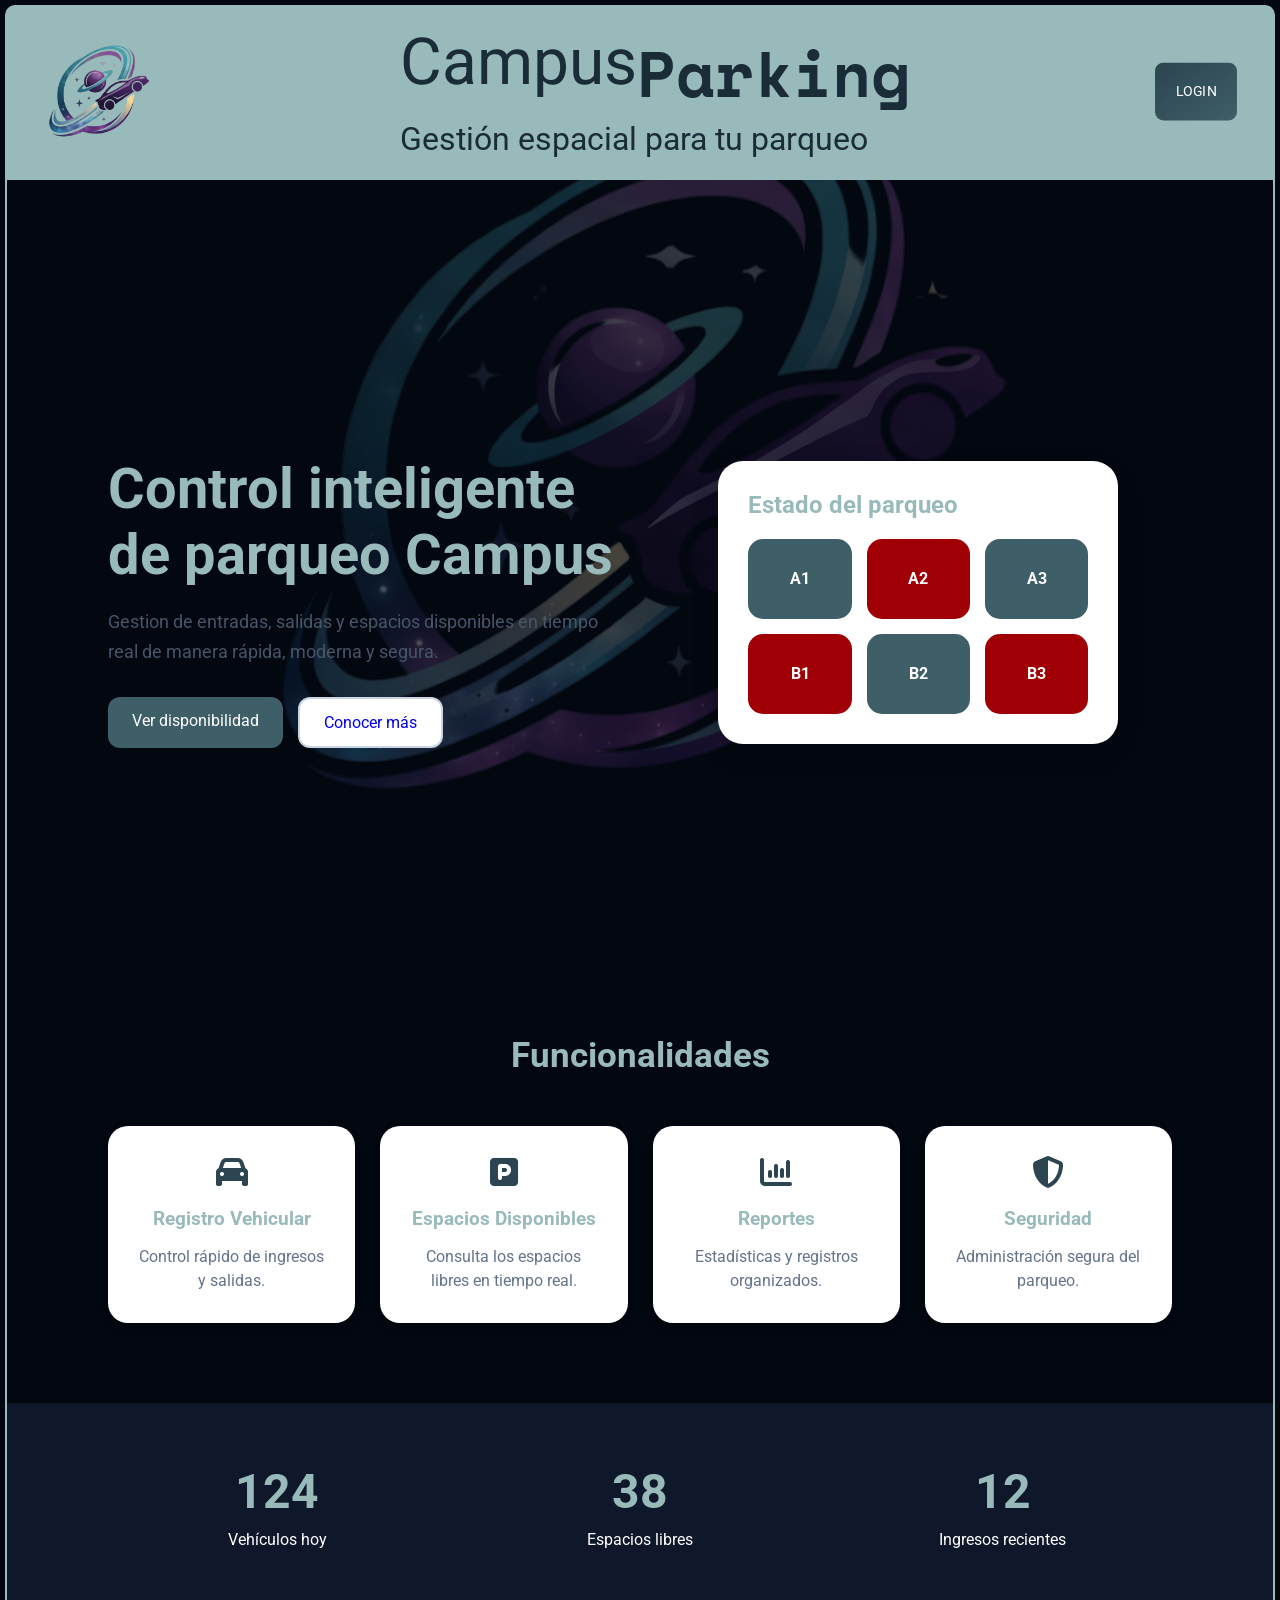
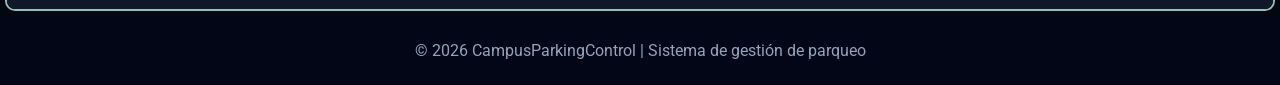
<file: index.html>
<!DOCTYPE html>
<html lang="en">

<head>
    <meta charset="UTF-8">
    <meta name="viewport" content="width=device-width, initial-scale=1.0">
    <title>Login - CampusParking</title>
    <link rel="stylesheet" href="./css/index-style.css">
    <link rel="icon" href="./css/assets/logoIMG.png" type="image/png">
    <link rel="stylesheet" href="https://cdnjs.cloudflare.com/ajax/libs/font-awesome/6.5.2/css/all.min.css" />
    <link href="https://fonts.googleapis.com/css2?family=Roboto:ital,wght@0,100..900;1,100..900&display=swap"
        rel="stylesheet">
    <link
        href="https://fonts.googleapis.com/css2?family=Roboto+Condensed:ital,wght@0,100..900;1,100..900&family=Roboto:ital,wght@0,100..900;1,100..900&display=swap"
        rel="stylesheet">
    <link
        href="https://fonts.googleapis.com/css2?family=Press+Start+2P&family=Space+Mono:ital,wght@0,400;0,700;1,400;1,700&display=swap"
        rel="stylesheet">
</head>

<body>
    <div class="login-modal" id="loginModal">
        <div class="login-box">
            <span class="close-btn" id="closeModal">
                &times;
            </span>
            <h2>Administrador</h2>
            <form id="loginForm">
                <div class="input-group">
                    <label>Email</label>
                    <input type="email" id="email" placeholder="Ingrese su email" required>
                </div>
                <div class="input-group">
                    <label>Contraseña</label>
                    <input type="password" id="password" placeholder="Ingrese su contraseña" required>
                </div>
                <button type="submit" class="submit-btn">
                    Iniciar sesión
                </button>
                <p id="message"></p>
            </form>
        </div>
    </div>

    <header class="header">
        <div class="logIMG">
            <img id="logoImg" src="./css/assets/logoIMG.png" alt="Logo Campus Parking">
        </div>
        <div class="logName">
            <div id="campusParking">
                <p>Campus</p>
                <p style="font-family: 'Space Mono', monospace; font-weight: bold;">Parking</p>
            </div>
            <div id="text">
                <p>Gestión espacial para tu parqueo</p>
            </div>
        </div>
        <button id="login-btn">LOGIN</button>
    </header>

    <main class="main">
        <section class="hero">
            <div class="hero-text">
                <h1>Control inteligente de parqueo Campus</h1>
                <p>Gestion de entradas, salidas y espacios disponibles en tiempo real de manera rápida, moderna y
                    segura.
                </p>
                <div class="hero-buttons">
                    <a href="https://tec.gt/tec-services" class="primary">Ver disponibilidad</a>
                    <a href="https://tec.gt/" class="secondary">Conocer más</a>
                </div>
            </div>
            <div class="hero-image">
                <div class="parking-card">
                    <h2>Estado del parqueo</h2>
                    <div class="spaces">
                        <div class="space free">A1</div>
                        <div class="space occupied">A2</div>
                        <div class="space free">A3</div>

                        <div class="space occupied">B1</div>
                        <div class="space free">B2</div>
                        <div class="space occupied">B3</div>
                    </div>
                </div>
            </div>
        </section>

        <section class="features">
            <h2 class="section-title">Funcionalidades</h2>
            <div class="cards">
                <div class="card">
                    <i class="fa-solid fa-car"></i>
                    <h3>Registro Vehicular</h3>
                    <p>Control rápido de ingresos y salidas.</p>
                </div>
                <div class="card">
                    <i class="fa-solid fa-square-parking"></i>
                    <h3>Espacios Disponibles</h3>
                    <p>Consulta los espacios libres en tiempo real.</p>
                </div>
                <div class="card">
                    <i class="fa-solid fa-chart-column"></i>
                    <h3>Reportes</h3>
                    <p>Estadísticas y registros organizados.</p>
                </div>
                <div class="card">
                    <i class="fa-solid fa-shield-halved"></i>
                    <h3>Seguridad</h3>
                    <p>Administración segura del parqueo.</p>
                </div>
            </div>
        </section>

        <section class="stats">
            <div class="stats-container">
                <div class="stat-box">
                    <h2>124</h2>
                    <p>Vehículos hoy</p>
                </div>
                <div class="stat-box">
                    <h2>38</h2>
                    <p>Espacios libres</p>
                </div>
                <div class="stat-box">
                    <h2>12</h2>
                    <p>Ingresos recientes</p>
                </div>
            </div>
        </section>
    </main>

    <script src="./js/lgn.js"></script>
    <footer>
        © 2026 CampusParkingControl | Sistema de gestión de parqueo
    </footer>
</body>

</html>
</file>
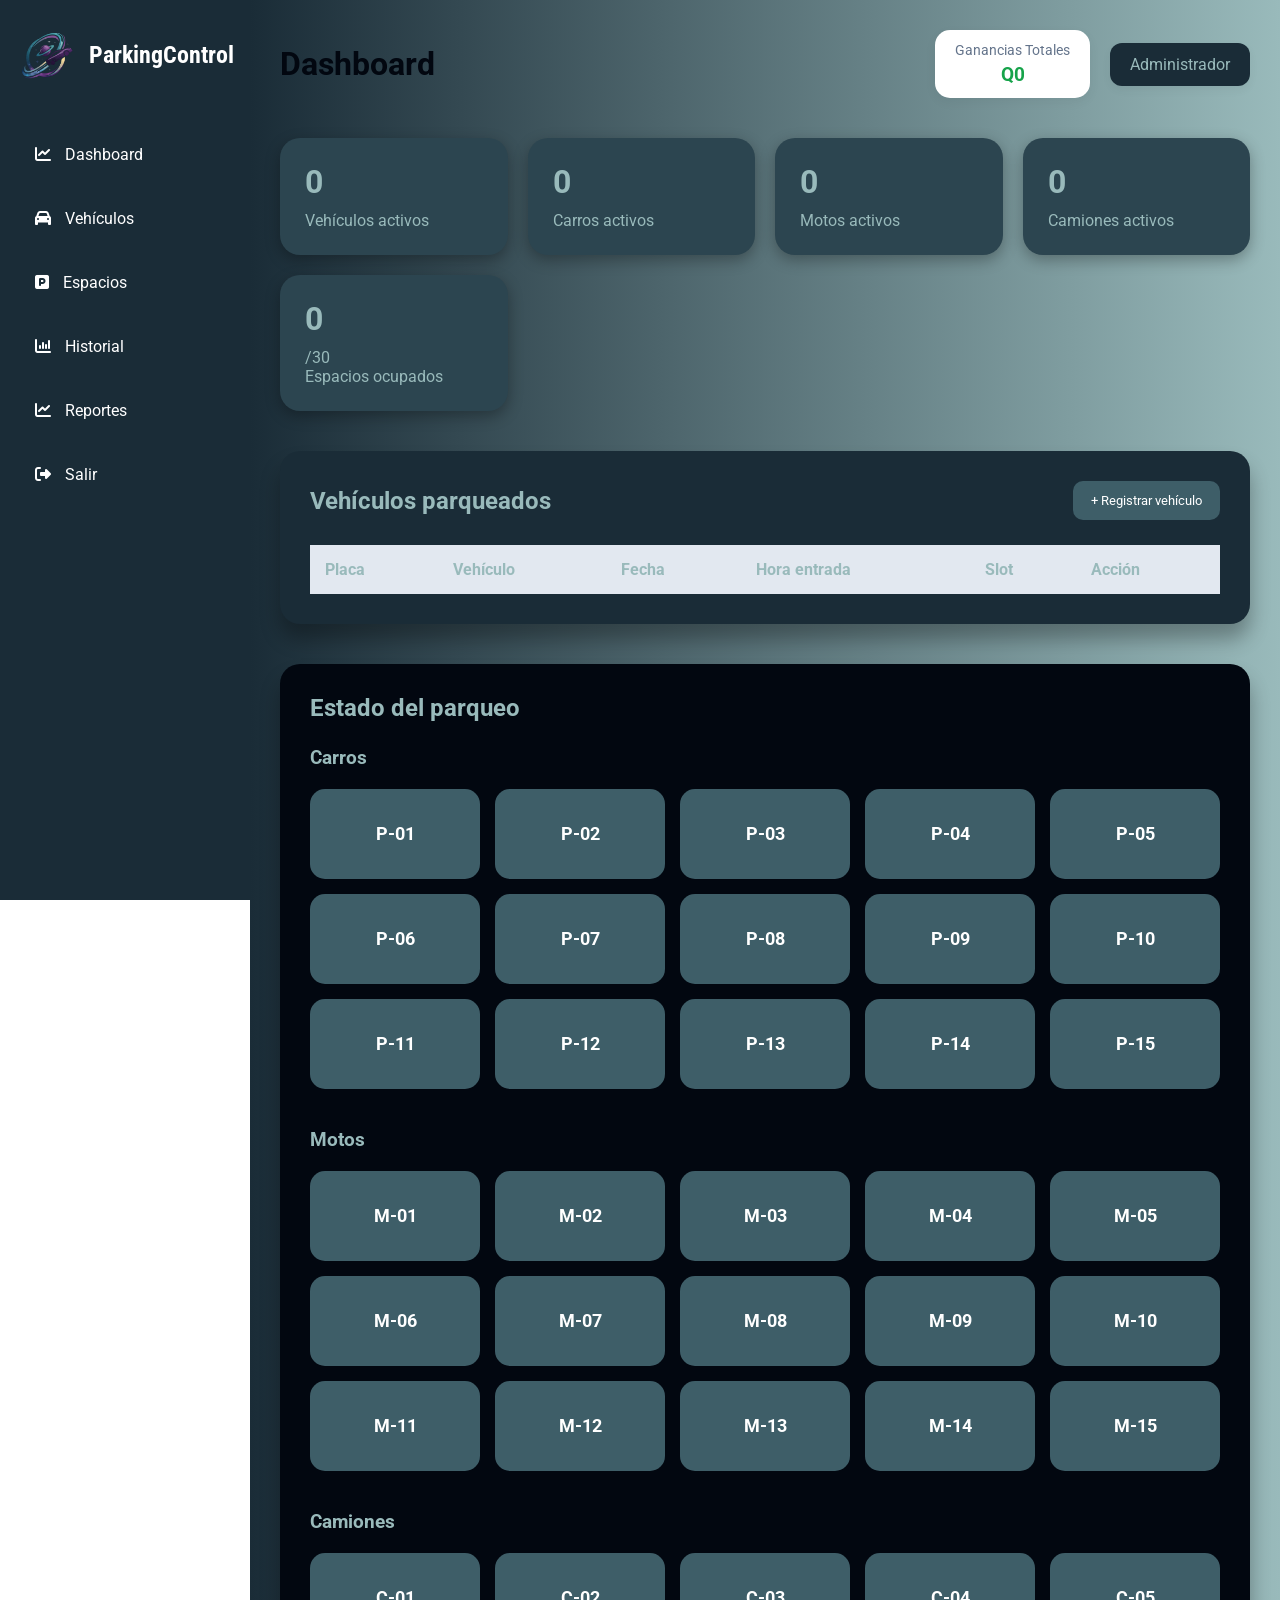
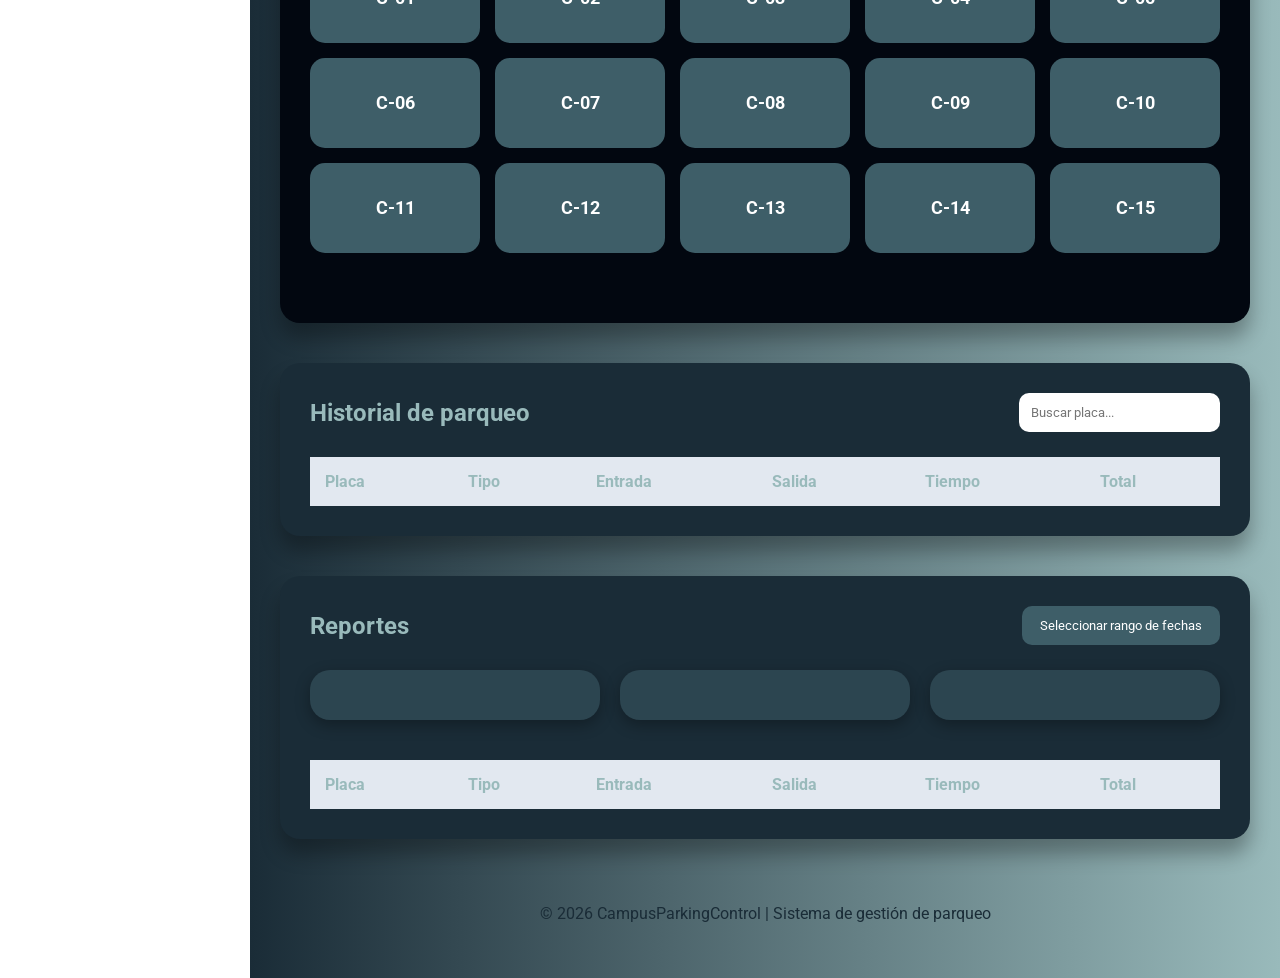
<file: dashboard.html>
<!DOCTYPE html>
<html lang="en">

<head>
  <meta charset="UTF-8">
  <meta name="viewport" content="width=device-width, initial-scale=1.0">
  <title>Dashboard - CampusParking</title>
  <link rel="stylesheet" href="./css/dashboard-style.css">
  <link rel="icon" href="./css/assets/logoIMG.png" type="image/png">
  <link href="https://fonts.googleapis.com/css2?family=Roboto:ital,wght@0,100..900;1,100..900&display=swap"
    rel="stylesheet">
  <link
    href="https://fonts.googleapis.com/css2?family=Roboto+Condensed:ital,wght@0,100..900;1,100..900&family=Roboto:ital,wght@0,100..900;1,100..900&display=swap"
    rel="stylesheet">
  <link rel="stylesheet" href="https://cdnjs.cloudflare.com/ajax/libs/font-awesome/6.5.2/css/all.min.css">
</head>

<body>
  <aside class="sidebar">
    <div class="logo">
      <img id="logoImg" src="./css/assets/logoIMG.png" alt="Logo CampusParking">
      <h2 style="font-family: 'Roboto Condensed', sans-serif;">ParkingControl</h2>
    </div>
    <nav class="menu">
      <a href="#dashboard">
        <i class="fa-solid fa-chart-line"></i>
        <span>Dashboard</span>
      </a>
      <a href="#vehiculos">
        <i class="fa-solid fa-car"></i>
        <span>Vehículos</span>
      </a>
      <a href="#espacios">
        <i class="fa-solid fa-square-parking"></i>
        <span>Espacios</span>
      </a>
      <a href="#historial">
        <i class="fa-solid fa-chart-column"></i>
        <span>Historial</span>
      </a>
      <a href="#reportes">
        <i class="fa-solid fa-chart-line"></i>
        <span>Reportes</span>
      </a>
      <a href="index.html">
        <i class="fa-solid fa-right-from-bracket"></i>
        <span>Salir</span>
      </a>
    </nav>
  </aside>

  <main class="visible" id="dashboard">
    <div class="topbar">
      <h1 class="title">Dashboard</h1>
      <div class="topbar-right">
        <div class="earnings-card">
          <span>Ganancias Totales</span>
          <h3 id="totalEarnings">
            Q0
          </h3>
        </div>
        <div id="admin">
          Administrador
        </div>
      </div>
    </div>

    <section class="cards">
      <div class="card">
        <h2 id="carCount">0</h2>
        <p>Vehículos activos</p>
      </div>
      <div class="card">
        <h2 id="carCount">0</h2>
        <p>Carros activos</p>
      </div>
      <div class="card">
        <h2 id="motoCount">0</h2>
        <p>Motos activos</p>
      </div>
      <div class="card">
        <h2 id="truckCount">0</h2>
        <p>Camiones activos</p>
      </div>
      <div class="card">
        <h2 id="occupiedCount">0</h2>
        <p>/30</p>
        <p>Espacios ocupados</p>
      </div>
    </section>

    <section id="vehiculos" class="table-section">
      <div class="table-header">
        <h2>Vehículos parqueados</h2>
        <button class="add-btn">
          + Registrar vehículo
        </button>
      </div>
      <table>
        <thead>
          <tr>
            <th>Placa</th>
            <th>Vehículo</th>
            <th>Fecha</th>
            <th>Hora entrada</th>
            <th>Slot</th>
            <th>Acción</th>
          </tr>
        </thead>
        <tbody>

        </tbody>
      </table>
    </section>

    <section id="espacios" class="parking-section">
      <h2>Estado del parqueo</h2>
      <div class="parking-category">
        <h3>Carros</h3>
        <div class="spaces" id="carSlots"></div>
      </div>

      <div class="parking-category">
        <h3>Motos</h3>
        <div class="spaces" id="motoSlots"></div>
      </div>

      <div class="parking-category">
        <h3>Camiones</h3>
        <div class="spaces" id="truckSlots"></div>
      </div>
    </section>
    </section>

    <!-- Hhistorial -->
    <section id="historial" class="table-section">
      <div class="table-header">
        <h2>Historial de parqueo</h2>
        <input type="text" id="searchHistory" placeholder="Buscar placa...">
      </div>
      <table>
        <thead>
          <tr>
            <th>Placa</th>
            <th>Tipo</th>
            <th>Entrada</th>
            <th>Salida</th>
            <th>Tiempo</th>
            <th>Total</th>
          </tr>
        </thead>
        <tbody id="historyBody"></tbody>
      </table>
    </section>

    <!-- Reportes -->
    <section id="reportes" class="table-section">
      <div class="table-header">
        <h2>Reportes</h2>
        <button class="select-btn" id="selectDate">
          Seleccionar rango de fechas</button>
      </div>
      <div class="cards">
        <div class="card">
        </div>
        <div class="card">
        </div>
        <div class="card">
        </div>
      </div>
      <table style="margin-top: 20px;">
        <thead>
          <tr>
            <th>Placa</th>
            <th>Tipo</th>
            <th>Entrada</th>
            <th>Salida</th>
            <th>Tiempo</th>
            <th>Total</th>
          </tr>
        </thead>
        <tbody id="reportTableBody"></tbody>
      </table>
    </section>

    <footer>
      © 2026 CampusParkingControl | Sistema de gestión de parqueo
    </footer>
  </main>

  <!-- ================= MODAL REGISTRO ================= -->
  <div class="vehicle-modal" id="vehicleModal">
    <div class="vehicle-box">
      <span class="close-modal" id="closeVehicleModal">
        &times;
      </span>
      <h2>Registrar vehículo</h2>
      <form id="vehicleForm">
        <div class="form-group">
          <label>Placa</label>
          <input type="text" id="placa" placeholder="P123ABC" required>
        </div>
        <div class="form-group">
          <label>Tipo de vehículo</label>
          <select id="tipo" required>
            <option value="">Seleccione</option>
            <option value="Carro">Carro</option>
            <option value="Moto">Moto</option>
            <option value="Camión">Camión</option>
          </select>
        </div>
        <button type="submit" class="save-btn">
          Registrar
        </button>
        <p id="vehicleMessage"></p>
      </form>
    </div>
  </div>

  <!-- ================= Info del Slot (Modal) ================= -->
  <div class="slot-modal" id="slotModal">
    <div class="slot-box">
      <span class="close-modal" id="closeSlotModal">
        &times;
      </span>
      <h2>Información del vehículo</h2>
      <div id="slotInfo"></div>
    </div>
  </div>

  <!-- ================= Modificar perfil (Modal) ================= -->
  <div class="profile-modal" id="profileModal">
    <div class="profile-box">
      <span class="close-modal" id="closeProfileModal">
        &times;
      </span>
      <h2>Perfil administrador</h2>
      <form id="profileForm">
        <div class="form-group">
          <label>Nuevo email</label>
          <input type="email" id="newEmail" required>
        </div>
        <div class="form-group">
          <label>Nueva contraseña</label>
          <input type="password" id="newPassword" required>
        </div>
        <button type="submit" class="save-btn">
          Guardar cambios
        </button>
        <p id="profileMessage"></p>
      </form>
    </div>
  </div>

  <!-- ================= MODAL - SOLICITUD RANGO DE FECHAS ================= -->
  <div class="date-modal" id="dateModal">
    <div class="date-box">
      <span class="close-modal" id="closeDateModal">
        &times;
      </span>
      <h2>Rango de fechas</h2>
      <form id="dateForm">
        <div class="form-group">
          <label>Fecha inicio</label>
          <input type="date" id="startDate" required>
        </div>
        <div class="form-group">
          <label>Fecha fin</label>
          <input type="date" id="endDate" required>
        </div>
        <button type="submit" class="save-btn" id="saveBtn">
          Generar reporte
        </button>
      </form>
    </div>
  </div>

  <script src="./js/history.js"></script>
  <script src="./js/stats.js"></script>
  <script src="./js/profile.js"></script>
  <script src="./js/earnings.js"></script>
  <script src="./js/reports.js"></script>
  <script src="./js/dashboard.js"></script>
</body>

</html>
</file>
<file: css/index-style.css>
* {
    margin: 0;
    padding: 0;
    box-sizing: border-box;
    font-family: "Roboto", sans-serif;
}

:root {
    --back-color: #020710;
    --text-color: #99BABB;
    --secundary-color: #1A2C37;
    --error-color: #D0060D;
    --occuped-color: #A00005;
    --free-color: #3E5E68;
    --vip-color: #D0060D;
    --icons-color: #2C4550;
}

body {
    background-color: var(--back-color);
    color: var(--text-color);

}

.header {
    margin: 5px;
    margin-bottom: 0;
    display: flex;
    justify-content: space-between;
    align-items: center;
    padding: 20px 40px;
    background-color: var(--text-color);
    border-radius: 10px 10px 0 0;
}

.main {
    margin: 5px;
    margin-top: 0;
    border-radius: 0 0 10px 10px;
    border: 2px solid var(--text-color);
    /* Importante: permite posicionar el fondo relativo a este contenedor */
    position: relative;
    overflow: hidden;
}

.main::before {
    content: "";
    background-image: url(./assets/logoIMG.png);
    background-repeat: no-repeat;
    background-position: center;
    background-attachment: fixed;
    /* Ajusta la opacidad aquí */
    opacity: 0.3;
    /* Posicionamiento para que llene todo el contenedor */
    position: absolute;
    top: 0;
    left: 0;
    right: 0;
    bottom: 0;
    z-index: -1;
    /* Lo manda detrás del contenido */
}

/*.main {
    margin: 5px;
    margin-top: 0;
    border-radius: 0 0 10px 10px;
    height:86vh;
    border: 2px solid var(--text-color);
    background-image: url(./assets/logoIMG.png);
    background-repeat: no-repeat;
    background-position: center;
}*/

.logName {
    color: var(--secundary-color);
    align-items: flex;

}

#campusParking {
    display: flex;
    font-size: 4rem;
}

#text {
    font-size: 2rem;
}

#logoImg,
#logoName {
    height: 100px;
}

#logoImg:hover,
.logName:hover,
#login-btn {
    transform: scale(1.05);
    transition: 0.3s;
    cursor: pointer;
}

#login-btn {
    padding: 3px;
    border: none;
    background: linear-gradient(145deg,#2C4550,#3E5E68);
    color: white;
    padding: 10px 15px;
    border-radius: 8px;
    padding: 20px;
    overflow: hidden;
    position: relative;
}

#login-btn::before {
    content: ""; /* Hace visible el pseudo-elemento */
    position: absolute;
    top: 0;
    left: -120%; /* Posición inicial fuera del botón */
    width: 70%; /* Ancho del pseudo-elemento */
    height: 100%; /* Altura del pseudo-elemento */
    background: rgba(255, 255, 255, 0.3); /* Color del "brillo" */
    transform: skewX(-45deg); /* Inclinación para el efecto de "shine" */
    transition: left 0.7s; /* Transición suave */
    z-index: 1; /* Asegura que el pseudo-elemento esté encima del fondo */
}

#login-btn:hover::before {
    left: 130%
}

.hero {
    min-height: 86vh;
    display: flex;
    align-items: center;
    justify-content: space-between;
    padding: 120px 8% 50px;
    gap: 50px;
}

.hero-text {
    flex: 1;
}

.hero-text h1 {
    font-size: 3.5rem;
    margin-bottom: 20px;
    color: var(--text-color);
}

.hero-text p {
    font-size: 1.1rem;
    line-height: 1.7;
    margin-bottom: 30px;
    color: #475569;
}

.hero-buttons {
    display: flex;
    gap: 15px;
}

.hero-buttons a{
    padding: 14px 24px;
    border: none;
    border-radius: 12px;
    cursor: pointer;
    font-size: 1rem;
    transition: 0.3s;
}

.primary {
    background: var(--free-color);
    color: white;
    text-decoration: none;
}

.primary:hover {
    background: var(--text-color);
}

.secondary {
    background: white;
    border: 2px solid #cbd5e1 !important;
    text-decoration: none;
}

.secondary:hover {
    background: #e2e8f0;
}

.hero-image {
    flex: 1;
    display: flex;
    justify-content: center;
}

.parking-card {
    width: 100%;
    max-width: 400px;
    background: white;
    border-radius: 25px;
    padding: 30px;
    box-shadow: 0 10px 30px rgba(0, 0, 0, 0.1);
}

.parking-card h2 {
    margin-bottom: 20px;
}

.spaces {
    display: grid;
    grid-template-columns: repeat(3, 1fr);
    gap: 15px;
}

.space {
    height: 80px;
    border-radius: 15px;
    display: flex;
    align-items: center;
    justify-content: center;
    font-weight: bold;
    color: white;
}

.free {
    background: var(--free-color);
}

.occupied {
    background: var(--occuped-color);
}

/* ================= FEATURES ================= */

.features {
    padding: 80px 8%;
}

.section-title {
    text-align: center;
    margin-bottom: 50px;
    font-size: 2.2rem;
}

.cards {
    display: grid;
    grid-template-columns: repeat(auto-fit, minmax(220px, 1fr));
    gap: 25px;
}

.card {
    background: white;
    padding: 30px;
    border-radius: 20px;
    text-align: center;
    box-shadow: 0 5px 15px rgba(0, 0, 0, 0.08);
    transition: 0.3s;
}

.card:hover {
    transform: translateY(-5px);
}

.card i {
    font-size: 2rem;
    color: var(--icons-color);
    margin-bottom: 20px;
}

.card h3 {
    margin-bottom: 15px;
}

.card p {
    color: #64748b;
    line-height: 1.5;
}

/* ================= STATS ================= */

.stats {
    padding: 60px 8%;
    background: #0f172a;
    color: white;
}

.stats-container {
    display: grid;
    grid-template-columns: repeat(auto-fit, minmax(200px, 1fr));
    gap: 25px;
    text-align: center;
}

.stat-box h2 {
    font-size: 3rem;
    margin-bottom: 10px;
    color: var(--text-color);
}

/* ================= FOOTER ================= */

footer {
    padding: 25px;
    text-align: center;
    background: #020617;
    color: #94a3b8;
}

/* ================= LOGIN MODAL ================= */

.login-modal {
    position: fixed;
    inset: 0;
    background: rgba(0, 0, 0, 0.6);
    display: none;
    align-items: center;
    justify-content: center;
    z-index: 200;
}

.login-box {
    width: 90%;
    max-width: 350px;
    background: white;
    padding: 35px;
    border-radius: 20px;
    position: relative;
    animation: modalShow 0.3s ease;
}

@keyframes modalShow {
    from {
        transform: scale(0.8);
        opacity: 0;
    }
    to {
        transform: scale(1);
        opacity: 1;
    }
}

.login-box h2 {
    text-align: center;
    margin-bottom: 25px;
    color: #0f172a;
}

.close-btn {
    position: absolute;
    top: 15px;
    right: 20px;
    font-size: 1.8rem;
    cursor: pointer;
}

.input-group {
    display: flex;
    flex-direction: column;
    margin-bottom: 20px;
}

.input-group label {
    margin-bottom: 8px;
    font-weight: bold;
}

.input-group input {
    padding: 12px;
    border-radius: 10px;
    border: 1px solid #cbd5e1;
    outline: none;
}

.input-group input:focus {
    border-color: var(--icons-color);
}

.submit-btn {
    width: 100%;
    padding: 14px;
    border: none;
    border-radius: 10px;
    background: var(--free-color);
    color: white;
    cursor: pointer;
    font-size: 1rem;
    font-weight: bold;
    transition: 0.3s;
}

.submit-btn:hover {
    background: var(--icons-color);
}

#message {
    margin-top: 15px;
    text-align: center;
    font-weight: bold;
}

/* ================= RESPONSIVE DESIGN ================= */
@media (max-width: 900px) {
    .hero {
        flex-direction: column;
        text-align: center;
        padding: 80px 5% 40px;
    }

    .hero-buttons {
        justify-content: center;
    }
}

@media (max-width: 768px) {
    .header {
        flex-direction: column;
        gap: 20px;
        padding: 20px;
        text-align: center;
    }

    #campusParking {
        font-size: 2.5rem;
        justify-content: center;
    }

    #text {
        font-size: 1.2rem;
    }
    
    #logoImg {
        height: 70px;
    }

    .hero-text h1 {
        font-size: 2.5rem;
    }

    .features, .stats {
        padding: 50px 5%;
    }
}

@media (max-width: 480px) {
    #campusParking {
        font-size: 2rem;
    }

    #text {
        font-size: 1rem;
    }

    .hero-text h1 {
        font-size: 2rem;
    }

    .hero-buttons {
        flex-direction: column;
        width: 100%;
    }
    
    .hero-buttons a {
        text-align: center;
    }

    .spaces {
        grid-template-columns: repeat(2, 1fr);
    }
}
</file>
<file: css/dashboard-style.css>
* {
    margin: 0;
    padding: 0;
    box-sizing: border-box;
    font-family: "Roboto", sans-serif;
}

html {
    scroll-behavior: smooth;
  }

:root {
    --back-color: #020710;
    --text-color: #99BABB;
    --secundary-color: #1A2C37;
    --error-color: #D0060D;
    --occuped-color: #A00005;
    --free-color: #3E5E68;
    --vip-color: #D0060D;
    --icons-color: #2C4550;
}

footer {
    padding: 25px;
    text-align: center;
    color: var(--secundary-color);
    /*font-weight: bold;
    background: linear-gradient(90deg, var(--text-color), var(--icons-color));
    -webkit-background-clip: text;
    background-clip: text;
    color: transparent;*/
}

.visible {
    background: linear-gradient(-90deg, var(--text-color), var(--secundary-color));
    min-height: 100vh;
}

.title:hover {
    cursor: pointer;
    transform: scale(1.05);
    transition: 0.3s;
}

.sidebar {
    width: 250px;
    min-height: 100vh;
    background: var(--secundary-color);
    color: white;
    padding: 30px 20px;
    position: fixed;
}

.logo {
    display: flex;
    align-items: center;
    gap: 15px;
    margin-bottom: 50px;
}

.logo:hover {
    cursor: pointer;
    transform: scale(1.05);
    transition: 0.3s;
}

.logo img {
    height: 50px;
}

.menu {
    display: flex;
    flex-direction: column;
    gap: 15px;
}

.menu a {
    text-decoration: none;
    color: white;
    padding: 15px;
    border-radius: 12px;
    transition: 0.3s;
}

.menu a:hover {
    background: var(--text-color);
    color: #1A2C37;
}

.menu i {
    margin-right: 10px;
}

main {
    margin-left: 250px;
    width: calc(100% - 250px);
    padding: 30px;
}

.topbar {
    display: flex;
    justify-content: space-between;
    align-items: center;
    margin-bottom: 40px;
}

.topbar h1 {
    color: var(--back-color);
}

#admin {
    background: var(--secundary-color);
    color: var(--text-color);
    padding: 12px 20px;
    border-radius: 12px;
    box-shadow: 0 4px 10px rgba(0, 0, 0, 0.05);
    border: none;
}

#admin:hover {
    cursor: pointer;
    background-color: var(--text-color);
    color: var(--secundary-color);
    transform: scale(1.05);
    transition: 0.3s;
    box-shadow: 0 5px 15px rgba(0, 0, 0, 0.3);
}

.cards {
    display: grid;
    grid-template-columns: repeat(auto-fit, minmax(220px, 1fr));
    gap: 20px;
    margin-bottom: 40px;
}

.card {
    background: var(--icons-color);
    padding: 25px;
    border-radius: 20px;
    box-shadow: 0 5px 15px rgba(0, 0, 0, 0.3);
}

.card:hover {
    cursor: pointer;
    transform: scale(1.05);
    transition: 0.3s;
}

.card h2 {
    margin-bottom: 10px;
    color: var(--text-color);
    font-size: 2rem;
}

.card p {
    color: var(--text-color);
}

.parking-section {
    background: var(--back-color);
    color: var(--text-color);
    padding: 30px;
    border-radius: 20px;
    margin-bottom: 40px;
    box-shadow: 0 5px 15px rgba(0, 0, 0, 0.05);
}

.parking-section h2 {
    margin-bottom: 25px;
}

.spaces {
    display: grid;
    grid-template-columns: repeat(5, 1fr);
    gap: 15px;
}

.space {
    height: 90px;
    border-radius: 15px;
    display: flex;
    align-items: center;
    justify-content: center;
    color: white;
    font-weight: bold;
    font-size: 1.1rem;
}

.space:hover {
    cursor: pointer;
    transform: scale(1.05);
    transition: 0.3s;
    font-size: 1.2rem;
}

.free {
    background: var(--free-color);
}

.occupied {
    background: var(--occuped-color);
}

.vip {
    background: var(--vip-color);
}

.table-section {
    background: var(--secundary-color);
    color: var(--text-color);
    padding: 30px;
    border-radius: 20px;
    box-shadow: 0px 15px 20px rgba(0, 0, 0, 0.3);
    margin-bottom: 40px;
    overflow-x: auto;
}

.table-header {
    display: flex;
    justify-content: space-between;
    align-items: center;
    margin-bottom: 25px;
}

.add-btn {
    padding: 12px 18px;
    border: none;
    border-radius: 10px;
    background: var(--free-color);
    color: white;
    cursor: pointer;
    transition: 0.3s;
}

.add-btn:hover {
    background: var(--icons-color);
    color: var(--text-colorx);
}

table {
    width: 100%;
    min-width: 600px;
    border-collapse: collapse;
}

th,
td {
    padding: 15px;
    text-align: left;
}

th {
    background: #e2e8f0;
}

tr:nth-child(even) {
    background: #f8fafc;
}

@media(max-width: 900px) {
    .sidebar {
        width: 80px;
    }

    .sidebar h2,
    .menu span {
        display: none;
    }

    main {
        margin-left: 80px;
        width: calc(100% - 80px);
    }

    .spaces {
        grid-template-columns: repeat(2, 1fr);
    }
}

/* ================= MODAL VEHICLE ================= */
.vehicle-modal {
    position: fixed;
    inset: 0;
    background: rgba(0, 0, 0, 0.6);

    display: none;
    align-items: center;
    justify-content: center;

    z-index: 999;
}

.vehicle-box {
    width: 90%;
    max-width: 400px;
    background: white;
    padding: 30px;
    border-radius: 20px;
    position: relative;
    animation: modalShow 0.3s ease;
}

.close-modal {
    position: absolute;
    top: 15px;
    right: 20px;
    font-size: 1.8rem;
    cursor: pointer;
}

.vehicle-box h2 {
    margin-bottom: 25px;
    color: #020710;
}

.form-group {
    display: flex;
    flex-direction: column;
    margin-bottom: 20px;
}

.form-group label {
    margin-bottom: 8px;
    font-weight: bold;
    color: #020710;
}

.form-group input,
.form-group select {
    padding: 12px;
    border-radius: 10px;
    border: 1px solid #cbd5e1;
    outline: none;
}

.form-group input:focus,
.form-group select:focus {
    border-color: var(--icons-color);
}

.save-btn {
    width: 100%;
    padding: 14px;
    border: none;
    border-radius: 10px;
    background: var(--free-color);
    color: white;
    cursor: pointer;
    transition: 0.3s;
}

#deleteBt {
    width: 100%;
    padding: 14px;
    border: none;
    border-radius: 10px;
    background: var(--occuped-color);
    color: white;
    cursor: pointer;
    transition: 0.3s;
}

.save-btn:hover {
    background: var(--icons-color);
}

#deleteBt:hover {
    background: var(--error-color);
    transition: 0.3s;
    box-shadow: 0px 5px 5px rgba(227, 84, 84, 1); 
}

#vehicleMessage {
    margin-top: 15px;
    text-align: center;
    font-weight: bold;
}

.parking-section {
    box-shadow: 0px 15px 20px rgba(0, 0, 0, 0.3);
}

.parking-category {
    margin-bottom: 40px;
}

.parking-category h3 {
    margin-bottom: 20px;
}

.slot-modal {
    position: fixed;
    inset: 0;
    background: rgba(0, 0, 0, 0.6);
    display: none;
    align-items: center;
    justify-content: center;
    z-index: 999;
}

.slot-box {
    width: 90%;
    max-width: 400px;
    background: white;
    padding: 30px;
    border-radius: 20px;
    animation: modalShow 0.3s ease;
    position: relative;
}

.slot-box h2 {
    margin-bottom: 20px;
    color: #020710;
}

.slot-info p {
    margin-bottom: 12px;
    color: #020710;
}

.slot-actions {
    margin-top: 25px;
    display: flex;
    gap: 10px;
}

.edit-btn,
.delete-btn {
    flex: 1;
    padding: 12px;
    border: none;
    border-radius: 10px;
    cursor: pointer;
    color: white;
}

.edit-btn {
    background: #2563eb;
}

.delete-btn {
    background: #dc2626;
}

#searchHistory{
    padding: 12px;
    border-radius: 10px;
    border: none;
    outline: none;
}

.profile-modal{
    position: fixed;
    inset: 0;
    background: rgba(0,0,0,0.6);
    display: none;
    align-items: center;
    justify-content: center;
    z-index: 999;
}

.profile-box{
    width: 90%;
    max-width: 400px;
    background: white;
    padding: 30px;
    border-radius: 20px;
    animation: modalShow 0.3s ease;
    position: relative;
}

.profile-box h2{
    margin-bottom: 25px;
}

#profileMessage {
    margin-top: 15px;
    text-align: center;
    font-weight: bold;
}

/* Responsividad */
@media (max-width: 768px) {
    main {
        padding: 20px;
    }
    .topbar {
        flex-direction: column;
        gap: 15px;
        align-items: flex-start;
    }
    .table-header {
        flex-direction: column;
        gap: 15px;
        align-items: flex-start;
    }
    #searchHistory {
        width: 100%;
    }
}

@media (max-width: 480px) {
    .sidebar {
        width: 60px;
        padding: 20px 10px;
    }
    main {
        margin-left: 60px;
        width: calc(100% - 60px);
        padding: 15px;
    }
    .cards {
        grid-template-columns: 1fr;
    }
    .topbar h1 {
        font-size: 1.5rem;
    }
    #admin, .add-btn {
        width: 100%;
    }
}

.topbar-right{
    display: flex;
    align-items: center;
    gap: 20px;
}

.earnings-card{
    background: white;
    padding: 12px 20px;
    border-radius: 15px;
    box-shadow: 0 4px 12px rgba(0,0,0,0.05);
    display: flex;
    flex-direction: column;
    align-items: center;
}

.earnings-card span{
    font-size: 0.9rem;
    color: #64748b;
}

.earnings-card h3{
    color: #16a34a;
    margin-top: 5px;
}

.date-modal{
    position: fixed;
    inset: 0;
    background: rgba(0,0,0,0.6);
    display: none;
    align-items: center;
    justify-content: center;
    z-index: 999;
}

.date-box{
    width: 90%;
    max-width: 400px;
    background: white;
    padding: 30px;
    border-radius: 20px;
    animation: modalShow 0.3s ease;
    position: relative;
}

.select-btn {
    padding: 12px 18px;
    border: none;
    border-radius: 10px;
    background: var(--free-color);
    color: white;
    cursor: pointer;
    transition: 0.3s;
}

.select-btn:hover {
    background: var(--icons-color);
    color: var(--text-colorx);
}
</file>
